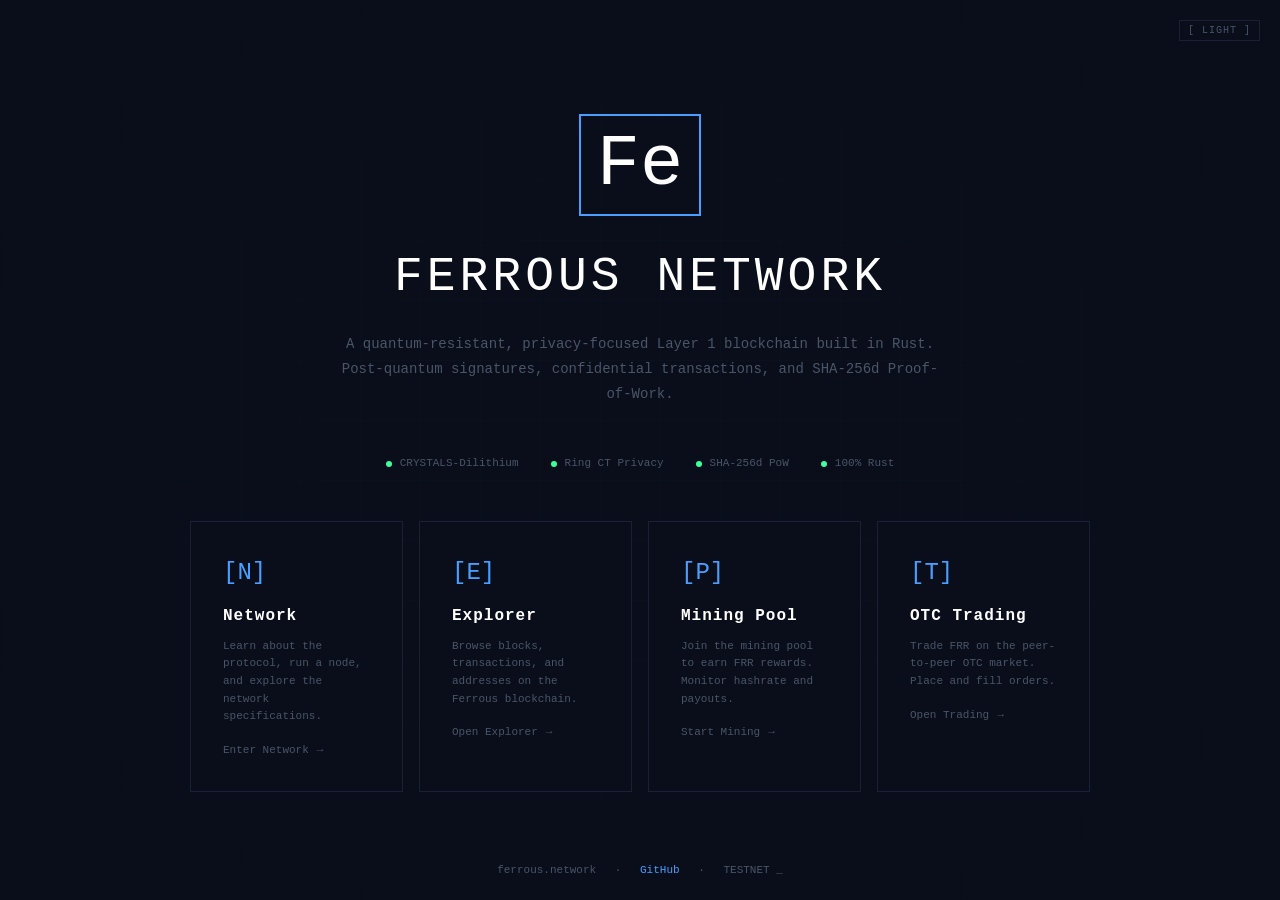
<file: web/index.html>
<!DOCTYPE html>
<html lang="en">
<head>
  <meta charset="UTF-8">
  <meta name="viewport" content="width=device-width, initial-scale=1.0">
  <meta name="description" content="Ferrous Network - A quantum-resistant, privacy-focused Layer 1 blockchain built in Rust with SHA-256d Proof-of-Work">
  <meta name="theme-color" content="#0a0e1a">
  <title>Ferrous Network - Quantum-Resistant Blockchain</title>
  <link rel="stylesheet" href="shared-styles.css">
  <style>
    /* Index-specific styles */
    .index-hero {
      min-height: 100vh;
      display: flex;
      flex-direction: column;
      justify-content: center;
      align-items: center;
      text-align: center;
      padding: var(--space-10);
      position: relative;
      overflow: hidden;
    }

    .index-hero::before {
      content: '';
      position: absolute;
      inset: 0;
      background-image:
        linear-gradient(rgba(74,158,255,0.02) 1px, transparent 1px),
        linear-gradient(90deg, rgba(74,158,255,0.02) 1px, transparent 1px);
      background-size: 60px 60px;
      mask-image: radial-gradient(ellipse 60% 60% at 50% 50%, black 30%, transparent 100%);
      pointer-events: none;
    }

    .index-logo {
      font-size: 72px;
      color: var(--color-accent);
      margin-bottom: var(--space-4);
      animation: fadeUp 0.6s ease forwards;
    }

    .index-logo .fe {
      border: 2px solid var(--color-accent);
      padding: var(--space-2) var(--space-4);
      color: var(--color-white);
    }

    .index-title {
      font-size: clamp(24px, 4vw, 48px);
      font-weight: normal;
      color: var(--color-white);
      margin-bottom: var(--space-4);
      letter-spacing: 4px;
      text-transform: uppercase;
      opacity: 0;
      animation: fadeUp 0.6s ease forwards 0.2s;
    }

    .index-subtitle {
      color: var(--color-text-dim);
      font-size: var(--font-size-md);
      max-width: 600px;
      line-height: var(--line-height-loose);
      margin-bottom: var(--space-12);
      opacity: 0;
      animation: fadeUp 0.6s ease forwards 0.4s;
    }

    .index-nav {
      display: grid;
      grid-template-columns: repeat(auto-fit, minmax(200px, 1fr));
      gap: var(--space-4);
      max-width: 900px;
      width: 100%;
      opacity: 0;
      animation: fadeUp 0.6s ease forwards 0.6s;
    }

    .index-card {
      border: 1px solid var(--color-border);
      padding: var(--space-8);
      text-align: left;
      transition: all var(--transition-base);
      text-decoration: none;
      display: block;
      background: var(--color-bg);
    }

    .index-card:hover {
      border-color: var(--color-accent);
      background: var(--color-bg-secondary);
      text-decoration: none;
      transform: translateY(-2px);
    }

    .index-card:focus-visible {
      outline: 2px solid var(--color-accent);
      outline-offset: 2px;
    }

    .index-card-icon {
      font-size: var(--font-size-2xl);
      color: var(--color-accent);
      margin-bottom: var(--space-3);
    }

    .index-card-title {
      font-size: var(--font-size-lg);
      color: var(--color-white);
      margin-bottom: var(--space-2);
      letter-spacing: 1px;
    }

    .index-card-desc {
      color: var(--color-text-dim);
      font-size: var(--font-size-sm);
      line-height: var(--line-height-relaxed);
    }

    .index-card-arrow {
      color: var(--color-text-dim);
      font-size: var(--font-size-sm);
      margin-top: var(--space-4);
      display: flex;
      align-items: center;
      gap: var(--space-2);
      transition: color var(--transition-fast);
    }

    .index-card:hover .index-card-arrow {
      color: var(--color-accent);
    }

    .index-features {
      display: flex;
      justify-content: center;
      gap: var(--space-8);
      margin-bottom: var(--space-12);
      flex-wrap: wrap;
      opacity: 0;
      animation: fadeUp 0.6s ease forwards 0.5s;
    }

    .index-feature {
      display: flex;
      align-items: center;
      gap: var(--space-2);
      font-size: var(--font-size-sm);
      color: var(--color-text-dim);
    }

    .index-feature .dot {
      width: 6px;
      height: 6px;
      background: var(--color-success);
      border-radius: 50%;
    }

    .index-footer {
      position: absolute;
      bottom: var(--space-5);
      left: 0;
      right: 0;
      text-align: center;
      font-size: var(--font-size-sm);
      color: var(--color-text-dim);
    }

    .index-footer a {
      color: var(--color-accent);
    }

    /* Theme toggle positioned in top right */
    .index-theme-toggle {
      position: absolute;
      top: var(--space-5);
      right: var(--space-5);
    }

    @media (max-width: 768px) {
      .index-hero {
        padding: var(--space-5);
      }

      .index-nav {
        grid-template-columns: 1fr;
      }

      .index-features {
        flex-direction: column;
        align-items: center;
        gap: var(--space-4);
      }

      .index-logo {
        font-size: 48px;
      }
    }
  </style>
</head>
<body>
  <a href="#main-content" class="skip-link">Skip to main content</a>

  <main id="main-content" class="index-hero">
    <button class="theme-toggle index-theme-toggle" aria-label="Toggle theme">[ LIGHT ]</button>

    <div class="index-logo" aria-hidden="true">
      <span class="fe">Fe</span>
    </div>

    <h1 class="index-title">Ferrous Network</h1>

    <p class="index-subtitle">
      A quantum-resistant, privacy-focused Layer 1 blockchain built in Rust.
      Post-quantum signatures, confidential transactions, and SHA-256d Proof-of-Work.
    </p>

    <div class="index-features">
      <div class="index-feature">
        <span class="dot"></span>
        <span>CRYSTALS-Dilithium</span>
      </div>
      <div class="index-feature">
        <span class="dot"></span>
        <span>Ring CT Privacy</span>
      </div>
      <div class="index-feature">
        <span class="dot"></span>
        <span>SHA-256d PoW</span>
      </div>
      <div class="index-feature">
        <span class="dot"></span>
        <span>100% Rust</span>
      </div>
    </div>

    <nav class="index-nav" aria-label="Main navigation">
      <a href="ferrous-network.html" class="index-card">
        <div class="index-card-icon">[N]</div>
        <h2 class="index-card-title">Network</h2>
        <p class="index-card-desc">Learn about the protocol, run a node, and explore the network specifications.</p>
        <div class="index-card-arrow">Enter Network <span aria-hidden="true">→</span></div>
      </a>

      <a href="ferrous-explorer.html" class="index-card">
        <div class="index-card-icon">[E]</div>
        <h2 class="index-card-title">Explorer</h2>
        <p class="index-card-desc">Browse blocks, transactions, and addresses on the Ferrous blockchain.</p>
        <div class="index-card-arrow">Open Explorer <span aria-hidden="true">→</span></div>
      </a>

      <a href="ferrous-pool.html" class="index-card">
        <div class="index-card-icon">[P]</div>
        <h2 class="index-card-title">Mining Pool</h2>
        <p class="index-card-desc">Join the mining pool to earn FRR rewards. Monitor hashrate and payouts.</p>
        <div class="index-card-arrow">Start Mining <span aria-hidden="true">→</span></div>
      </a>

      <a href="ferrous-otc.html" class="index-card">
        <div class="index-card-icon">[T]</div>
        <h2 class="index-card-title">OTC Trading</h2>
        <p class="index-card-desc">Trade FRR on the peer-to-peer OTC market. Place and fill orders.</p>
        <div class="index-card-arrow">Open Trading <span aria-hidden="true">→</span></div>
      </a>
    </nav>

    <footer class="index-footer">
      <span>ferrous.network</span>
      <span style="margin: 0 var(--space-3);">·</span>
      <a href="https://github.com/chronocoders/ferrous" target="_blank" rel="noopener noreferrer">GitHub</a>
      <span style="margin: 0 var(--space-3);">·</span>
      <span>TESTNET <span class="blink">_</span></span>
    </footer>
  </main>

  <script src="shared-utils.js"></script>
  <script>
    // Register keyboard shortcuts for navigation
    Ferrous.registerShortcut('n', function() {
      window.location.href = 'ferrous-network.html';
    }, 'Go to Network');

    Ferrous.registerShortcut('e', function() {
      window.location.href = 'ferrous-explorer.html';
    }, 'Go to Explorer');

    Ferrous.registerShortcut('p', function() {
      window.location.href = 'ferrous-pool.html';
    }, 'Go to Pool');

    Ferrous.registerShortcut('o', function() {
      window.location.href = 'ferrous-otc.html';
    }, 'Go to OTC');
  </script>
</body>
</html>
</file>
<file: web/shared-styles.css>
/**
 * Ferrous Network - Shared Styles
 * Terminal/hacker aesthetic design system
 */

/* ═══════════════════════════════════════════════════════════
   CSS CUSTOM PROPERTIES (Design Tokens)
   ═══════════════════════════════════════════════════════════ */
:root {
  /* Colors - Dark Theme (Default) */
  --color-bg: #0a0e1a;
  --color-bg-secondary: #0d1120;
  --color-bg-tertiary: #060912;
  --color-border: #1a2035;
  --color-border-light: #242b3d;
  --color-text: #c5cdd8;
  --color-text-dim: #4a5568;
  --color-accent: #4a9eff;
  --color-accent-dark: #2d6fd4;
  --color-success: #3dffa0;
  --color-error: #ff4a6a;
  --color-warning: #ffd84a;
  --color-white: #ffffff;

  /* Typography */
  --font-mono: 'Courier New', Courier, monospace;
  --font-size-xs: 10px;
  --font-size-sm: 11px;
  --font-size-base: 13px;
  --font-size-md: 14px;
  --font-size-lg: 16px;
  --font-size-xl: 18px;
  --font-size-2xl: 24px;
  --font-size-3xl: 32px;
  --line-height-tight: 1.2;
  --line-height-base: 1.4;
  --line-height-relaxed: 1.6;
  --line-height-loose: 1.8;

  /* Spacing */
  --space-1: 4px;
  --space-2: 8px;
  --space-3: 12px;
  --space-4: 16px;
  --space-5: 20px;
  --space-6: 24px;
  --space-8: 32px;
  --space-10: 40px;
  --space-12: 48px;
  --space-16: 64px;
  --space-20: 80px;

  /* Transitions */
  --transition-fast: 0.1s ease;
  --transition-base: 0.2s ease;
  --transition-slow: 0.3s ease;

  /* Borders */
  --border-radius-sm: 0px;
  --border-radius-base: 0px;

  /* Z-index layers */
  --z-base: 1;
  --z-dropdown: 10;
  --z-sticky: 50;
  --z-fixed: 100;
  --z-modal: 200;
  --z-overlay: 1000;

  /* Focus ring */
  --focus-ring: 0 0 0 2px var(--color-accent);
}

/* Light Theme */
[data-theme="light"] {
  --color-bg: #f5f5f5;
  --color-bg-secondary: #e8e8e8;
  --color-bg-tertiary: #ffffff;
  --color-border: #d0d0d0;
  --color-border-light: #c0c0c0;
  --color-text: #1a1a1a;
  --color-text-dim: #666666;
  --color-accent: #2563eb;
  --color-accent-dark: #1d4ed8;
  --color-success: #059669;
  --color-error: #dc2626;
  --color-warning: #d97706;
  --color-white: #000000;
}

/* ═══════════════════════════════════════════════════════════
   RESET & BASE STYLES
   ═══════════════════════════════════════════════════════════ */
*, *::before, *::after {
  margin: 0;
  padding: 0;
  box-sizing: border-box;
}

html {
  scroll-behavior: smooth;
  -webkit-text-size-adjust: 100%;
}

body {
  background: var(--color-bg);
  color: var(--color-text);
  font-family: var(--font-mono);
  font-size: var(--font-size-base);
  line-height: var(--line-height-relaxed);
  min-height: 100vh;
  -webkit-font-smoothing: antialiased;
  -moz-osx-font-smoothing: grayscale;
}

/* ═══════════════════════════════════════════════════════════
   ACCESSIBILITY
   ═══════════════════════════════════════════════════════════ */

/* Screen reader only */
.sr-only {
  position: absolute;
  width: 1px;
  height: 1px;
  padding: 0;
  margin: -1px;
  overflow: hidden;
  clip: rect(0, 0, 0, 0);
  white-space: nowrap;
  border: 0;
}

/* Skip link */
.skip-link {
  position: absolute;
  top: -100%;
  left: 0;
  background: var(--color-accent);
  color: var(--color-bg);
  padding: var(--space-2) var(--space-4);
  z-index: var(--z-overlay);
  font-size: var(--font-size-sm);
  text-decoration: none;
}

.skip-link:focus {
  top: 0;
}

/* Focus styles */
:focus {
  outline: none;
}

:focus-visible {
  outline: 2px solid var(--color-accent);
  outline-offset: 2px;
}

/* Reduced motion */
@media (prefers-reduced-motion: reduce) {
  *, *::before, *::after {
    animation-duration: 0.01ms !important;
    animation-iteration-count: 1 !important;
    transition-duration: 0.01ms !important;
  }
  html {
    scroll-behavior: auto;
  }
}

/* ═══════════════════════════════════════════════════════════
   TYPOGRAPHY
   ═══════════════════════════════════════════════════════════ */
a {
  color: var(--color-accent);
  text-decoration: none;
  cursor: pointer;
  transition: color var(--transition-fast);
}

a:hover {
  text-decoration: underline;
}

a:focus-visible {
  outline: 2px solid var(--color-accent);
  outline-offset: 2px;
}

/* Text utilities */
.text-dim { color: var(--color-text-dim); }
.text-accent { color: var(--color-accent); }
.text-success { color: var(--color-success); }
.text-error { color: var(--color-error); }
.text-warning { color: var(--color-warning); }
.text-white { color: var(--color-white); }

/* ═══════════════════════════════════════════════════════════
   SHARED NAVIGATION
   ═══════════════════════════════════════════════════════════ */
.ferrous-nav {
  background: rgba(10, 14, 26, 0.97);
  border-bottom: 1px solid var(--color-border);
  padding: 0 var(--space-8);
  height: 44px;
  display: flex;
  align-items: center;
  justify-content: space-between;
  position: sticky;
  top: 0;
  z-index: var(--z-fixed);
  backdrop-filter: blur(8px);
}

[data-theme="light"] .ferrous-nav {
  background: rgba(245, 245, 245, 0.97);
}

.nav-logo {
  color: var(--color-accent);
  letter-spacing: 2px;
  font-size: var(--font-size-sm);
  display: flex;
  align-items: center;
  gap: var(--space-2);
  text-transform: uppercase;
}

.nav-logo .fe {
  border: 1px solid var(--color-accent);
  padding: 1px 6px;
  color: var(--color-white);
  font-size: var(--font-size-base);
  line-height: 1.4;
}

.nav-logo .dot {
  width: 5px;
  height: 5px;
  background: var(--color-success);
  border-radius: 50%;
  animation: pulse 2s ease-in-out infinite;
}

.nav-links {
  display: flex;
  gap: var(--space-6);
  list-style: none;
}

.nav-links a {
  color: var(--color-text-dim);
  font-size: var(--font-size-sm);
  letter-spacing: 1px;
  text-transform: uppercase;
  transition: color var(--transition-base);
  padding: var(--space-2) var(--space-1);
}

.nav-links a:hover,
.nav-links a.active,
.nav-links a[aria-current="page"] {
  color: var(--color-text);
  text-decoration: none;
}

/* Mobile nav toggle */
.nav-toggle {
  display: none;
  background: none;
  border: 1px solid var(--color-border);
  color: var(--color-text);
  padding: var(--space-2);
  cursor: pointer;
  font-family: var(--font-mono);
  font-size: var(--font-size-sm);
}

.nav-toggle:hover {
  border-color: var(--color-accent);
  color: var(--color-accent);
}

/* Theme toggle */
.theme-toggle {
  background: none;
  border: 1px solid var(--color-border);
  color: var(--color-text-dim);
  padding: var(--space-1) var(--space-2);
  cursor: pointer;
  font-family: var(--font-mono);
  font-size: var(--font-size-xs);
  letter-spacing: 1px;
  transition: all var(--transition-base);
}

.theme-toggle:hover {
  border-color: var(--color-accent);
  color: var(--color-accent);
}

/* ═══════════════════════════════════════════════════════════
   BUTTONS
   ═══════════════════════════════════════════════════════════ */
.btn {
  display: inline-flex;
  align-items: center;
  justify-content: center;
  gap: var(--space-2);
  padding: var(--space-2) var(--space-4);
  font-family: var(--font-mono);
  font-size: var(--font-size-sm);
  letter-spacing: 1px;
  text-transform: uppercase;
  border: none;
  cursor: pointer;
  transition: all var(--transition-base);
  text-decoration: none;
}

.btn:disabled {
  opacity: 0.5;
  cursor: not-allowed;
}

.btn-primary {
  background: var(--color-accent);
  color: var(--color-bg);
}

.btn-primary:hover:not(:disabled) {
  background: #6ab4ff;
  text-decoration: none;
  color: var(--color-bg);
}

.btn-ghost {
  background: transparent;
  border: 1px solid var(--color-border-light);
  color: var(--color-text-dim);
}

.btn-ghost:hover:not(:disabled) {
  border-color: var(--color-accent);
  color: var(--color-accent);
  text-decoration: none;
}

.btn-success {
  background: var(--color-success);
  color: var(--color-bg);
}

.btn-success:hover:not(:disabled) {
  opacity: 0.85;
}

.btn-danger {
  background: var(--color-error);
  color: var(--color-white);
}

.btn-danger:hover:not(:disabled) {
  opacity: 0.85;
}

/* ═══════════════════════════════════════════════════════════
   FORM ELEMENTS
   ═══════════════════════════════════════════════════════════ */
.form-input {
  width: 100%;
  background: var(--color-bg-tertiary);
  border: 1px solid var(--color-border);
  color: var(--color-text);
  font-family: var(--font-mono);
  font-size: var(--font-size-base);
  padding: var(--space-2) var(--space-3);
  transition: border-color var(--transition-base);
}

.form-input:focus {
  border-color: var(--color-accent);
  outline: none;
}

.form-input::placeholder {
  color: var(--color-text-dim);
}

.form-input:disabled {
  opacity: 0.5;
  cursor: not-allowed;
}

.form-label {
  display: block;
  font-size: var(--font-size-xs);
  color: var(--color-text-dim);
  letter-spacing: 1px;
  text-transform: uppercase;
  margin-bottom: var(--space-2);
}

/* ═══════════════════════════════════════════════════════════
   TABLES
   ═══════════════════════════════════════════════════════════ */
.data-table {
  width: 100%;
  border-collapse: collapse;
  border: 1px solid var(--color-border);
}

.data-table th {
  padding: var(--space-2) var(--space-4);
  font-size: var(--font-size-xs);
  color: var(--color-text-dim);
  font-weight: normal;
  letter-spacing: 1px;
  text-transform: uppercase;
  border-bottom: 1px solid var(--color-border);
  text-align: left;
  background: var(--color-bg-tertiary);
}

.data-table td {
  padding: var(--space-2) var(--space-4);
  border-bottom: 1px solid var(--color-border);
  font-size: var(--font-size-sm);
}

.data-table tr:last-child td {
  border-bottom: none;
}

.data-table tbody tr {
  transition: background var(--transition-fast);
}

.data-table tbody tr:hover td {
  background: var(--color-bg-secondary);
}

.data-table tbody tr:focus-within td {
  background: var(--color-bg-secondary);
}

/* ═══════════════════════════════════════════════════════════
   BADGES
   ═══════════════════════════════════════════════════════════ */
.badge {
  display: inline-block;
  font-size: var(--font-size-xs);
  padding: 1px 6px;
  letter-spacing: 1px;
}

.badge-success {
  color: var(--color-success);
  border: 1px solid rgba(61, 255, 160, 0.3);
}

.badge-warning {
  color: var(--color-warning);
  border: 1px solid rgba(255, 216, 74, 0.3);
}

.badge-error {
  color: var(--color-error);
  border: 1px solid rgba(255, 74, 106, 0.3);
}

.badge-accent {
  color: var(--color-accent);
  border: 1px solid rgba(74, 158, 255, 0.3);
}

/* ═══════════════════════════════════════════════════════════
   PANELS & CARDS
   ═══════════════════════════════════════════════════════════ */
.panel {
  border: 1px solid var(--color-border);
  background: var(--color-bg);
}

.panel-header {
  padding: var(--space-3) var(--space-5);
  font-size: var(--font-size-sm);
  color: var(--color-text-dim);
  letter-spacing: 2px;
  text-transform: uppercase;
  border-bottom: 1px solid var(--color-border);
  display: flex;
  justify-content: space-between;
  align-items: center;
}

.panel-body {
  padding: var(--space-4);
}

/* ═══════════════════════════════════════════════════════════
   SECTION LABELS
   ═══════════════════════════════════════════════════════════ */
.section-label {
  font-size: var(--font-size-xs);
  color: var(--color-text-dim);
  letter-spacing: 3px;
  text-transform: uppercase;
  margin-bottom: var(--space-4);
  display: flex;
  align-items: center;
  gap: var(--space-3);
}

.section-label::after {
  content: '';
  flex: 1;
  height: 1px;
  background: var(--color-border);
  max-width: 120px;
}

/* ═══════════════════════════════════════════════════════════
   HASH DISPLAY
   ═══════════════════════════════════════════════════════════ */
.hash {
  color: var(--color-accent);
  font-size: var(--font-size-sm);
  font-family: var(--font-mono);
}

.hash-short {
  max-width: 160px;
  overflow: hidden;
  text-overflow: ellipsis;
  white-space: nowrap;
  display: inline-block;
  vertical-align: bottom;
}

.hash-copy {
  cursor: pointer;
  transition: color var(--transition-fast);
}

.hash-copy:hover {
  color: var(--color-success);
}

/* ═══════════════════════════════════════════════════════════
   STATS BAR
   ═══════════════════════════════════════════════════════════ */
.stats-bar {
  display: flex;
  background: var(--color-bg-tertiary);
  border-bottom: 1px solid var(--color-border);
  overflow-x: auto;
}

.stat {
  padding: var(--space-2) var(--space-6);
  border-right: 1px solid var(--color-border);
  font-size: var(--font-size-sm);
  flex-shrink: 0;
}

.stat:last-child {
  border-right: none;
}

.stat-label {
  color: var(--color-text-dim);
  margin-bottom: 2px;
  font-size: var(--font-size-xs);
  letter-spacing: 1px;
  text-transform: uppercase;
}

.stat-value {
  color: var(--color-text);
}

.stat-value.highlight {
  color: var(--color-accent);
}

.stat-value.success {
  color: var(--color-success);
}

.stat-value.warning {
  color: var(--color-warning);
}

.stat-value.error {
  color: var(--color-error);
}

/* ═══════════════════════════════════════════════════════════
   ANIMATIONS
   ═══════════════════════════════════════════════════════════ */
@keyframes pulse {
  0%, 100% {
    opacity: 1;
    box-shadow: 0 0 4px var(--color-success);
  }
  50% {
    opacity: 0.4;
    box-shadow: none;
  }
}

@keyframes blink {
  0%, 100% { opacity: 1; }
  50% { opacity: 0; }
}

@keyframes fadeUp {
  from {
    opacity: 0;
    transform: translateY(16px);
  }
  to {
    opacity: 1;
    transform: translateY(0);
  }
}

@keyframes fadeIn {
  from { opacity: 0; }
  to { opacity: 1; }
}

.blink {
  animation: blink 1s step-end infinite;
}

.fade-in {
  animation: fadeIn 0.3s ease forwards;
}

.fade-up {
  animation: fadeUp 0.5s ease forwards;
}

/* ═══════════════════════════════════════════════════════════
   TOAST NOTIFICATIONS
   ═══════════════════════════════════════════════════════════ */
.toast-container {
  position: fixed;
  bottom: var(--space-5);
  right: var(--space-5);
  z-index: var(--z-overlay);
  display: flex;
  flex-direction: column;
  gap: var(--space-2);
  pointer-events: none;
}

.toast {
  background: var(--color-bg-secondary);
  border: 1px solid var(--color-border);
  padding: var(--space-3) var(--space-4);
  font-size: var(--font-size-sm);
  display: flex;
  align-items: center;
  gap: var(--space-3);
  pointer-events: auto;
  animation: toastSlideIn 0.3s ease forwards;
  max-width: 320px;
}

.toast.success {
  border-color: var(--color-success);
}

.toast.error {
  border-color: var(--color-error);
}

.toast.warning {
  border-color: var(--color-warning);
}

.toast-close {
  background: none;
  border: none;
  color: var(--color-text-dim);
  cursor: pointer;
  padding: var(--space-1);
  font-size: var(--font-size-xs);
  margin-left: auto;
}

.toast-close:hover {
  color: var(--color-text);
}

@keyframes toastSlideIn {
  from {
    opacity: 0;
    transform: translateX(100%);
  }
  to {
    opacity: 1;
    transform: translateX(0);
  }
}

/* ═══════════════════════════════════════════════════════════
   LOADING STATES
   ═══════════════════════════════════════════════════════════ */
.skeleton {
  background: linear-gradient(
    90deg,
    var(--color-bg-secondary) 0%,
    var(--color-border) 50%,
    var(--color-bg-secondary) 100%
  );
  background-size: 200% 100%;
  animation: skeleton 1.5s ease-in-out infinite;
}

@keyframes skeleton {
  0% { background-position: 200% 0; }
  100% { background-position: -200% 0; }
}

.loading-spinner {
  display: inline-block;
  width: 16px;
  height: 16px;
  border: 2px solid var(--color-border);
  border-top-color: var(--color-accent);
  border-radius: 50%;
  animation: spin 0.8s linear infinite;
}

@keyframes spin {
  to { transform: rotate(360deg); }
}

/* ═══════════════════════════════════════════════════════════
   SCROLLBAR
   ═══════════════════════════════════════════════════════════ */
::-webkit-scrollbar {
  width: 4px;
  height: 4px;
}

::-webkit-scrollbar-track {
  background: var(--color-bg);
}

::-webkit-scrollbar-thumb {
  background: var(--color-border-light);
}

::-webkit-scrollbar-thumb:hover {
  background: var(--color-text-dim);
}

/* ═══════════════════════════════════════════════════════════
   SCANLINE OVERLAY (Optional retro effect)
   ═══════════════════════════════════════════════════════════ */
.scanlines::before {
  content: '';
  position: fixed;
  top: 0;
  left: 0;
  right: 0;
  bottom: 0;
  background: repeating-linear-gradient(
    0deg,
    transparent,
    transparent 2px,
    rgba(0, 0, 0, 0.03) 2px,
    rgba(0, 0, 0, 0.03) 4px
  );
  pointer-events: none;
  z-index: var(--z-overlay);
}

/* ═══════════════════════════════════════════════════════════
   RESPONSIVE BREAKPOINTS
   ═══════════════════════════════════════════════════════════ */

/* Tablet */
@media (max-width: 1024px) {
  :root {
    --space-8: 24px;
    --space-10: 32px;
  }
}

/* Mobile */
@media (max-width: 768px) {
  .ferrous-nav {
    padding: 0 var(--space-4);
  }

  .nav-links {
    position: absolute;
    top: 100%;
    left: 0;
    right: 0;
    background: var(--color-bg);
    border-bottom: 1px solid var(--color-border);
    flex-direction: column;
    padding: var(--space-4);
    gap: var(--space-1);
    display: none;
  }

  .nav-links.open {
    display: flex;
  }

  .nav-links a {
    padding: var(--space-3) var(--space-4);
    display: block;
  }

  .nav-toggle {
    display: block;
  }

  .stats-bar {
    flex-wrap: wrap;
  }

  .stat {
    padding: var(--space-2) var(--space-4);
    flex: 1 1 auto;
    min-width: 120px;
  }

  .data-table {
    font-size: var(--font-size-xs);
  }

  .data-table th,
  .data-table td {
    padding: var(--space-2);
  }

  .toast-container {
    left: var(--space-4);
    right: var(--space-4);
    bottom: var(--space-4);
  }

  .toast {
    max-width: 100%;
  }
}

/* Small mobile */
@media (max-width: 480px) {
  :root {
    --font-size-base: 12px;
  }

  .ferrous-nav {
    height: 40px;
  }

  .stat {
    min-width: 100px;
  }
}

/* ═══════════════════════════════════════════════════════════
   PRINT STYLES
   ═══════════════════════════════════════════════════════════ */
@media print {
  .ferrous-nav,
  .toast-container,
  .theme-toggle,
  .nav-toggle {
    display: none !important;
  }

  body {
    background: white;
    color: black;
  }

  .panel {
    border: 1px solid #ccc;
  }
}
</file>
